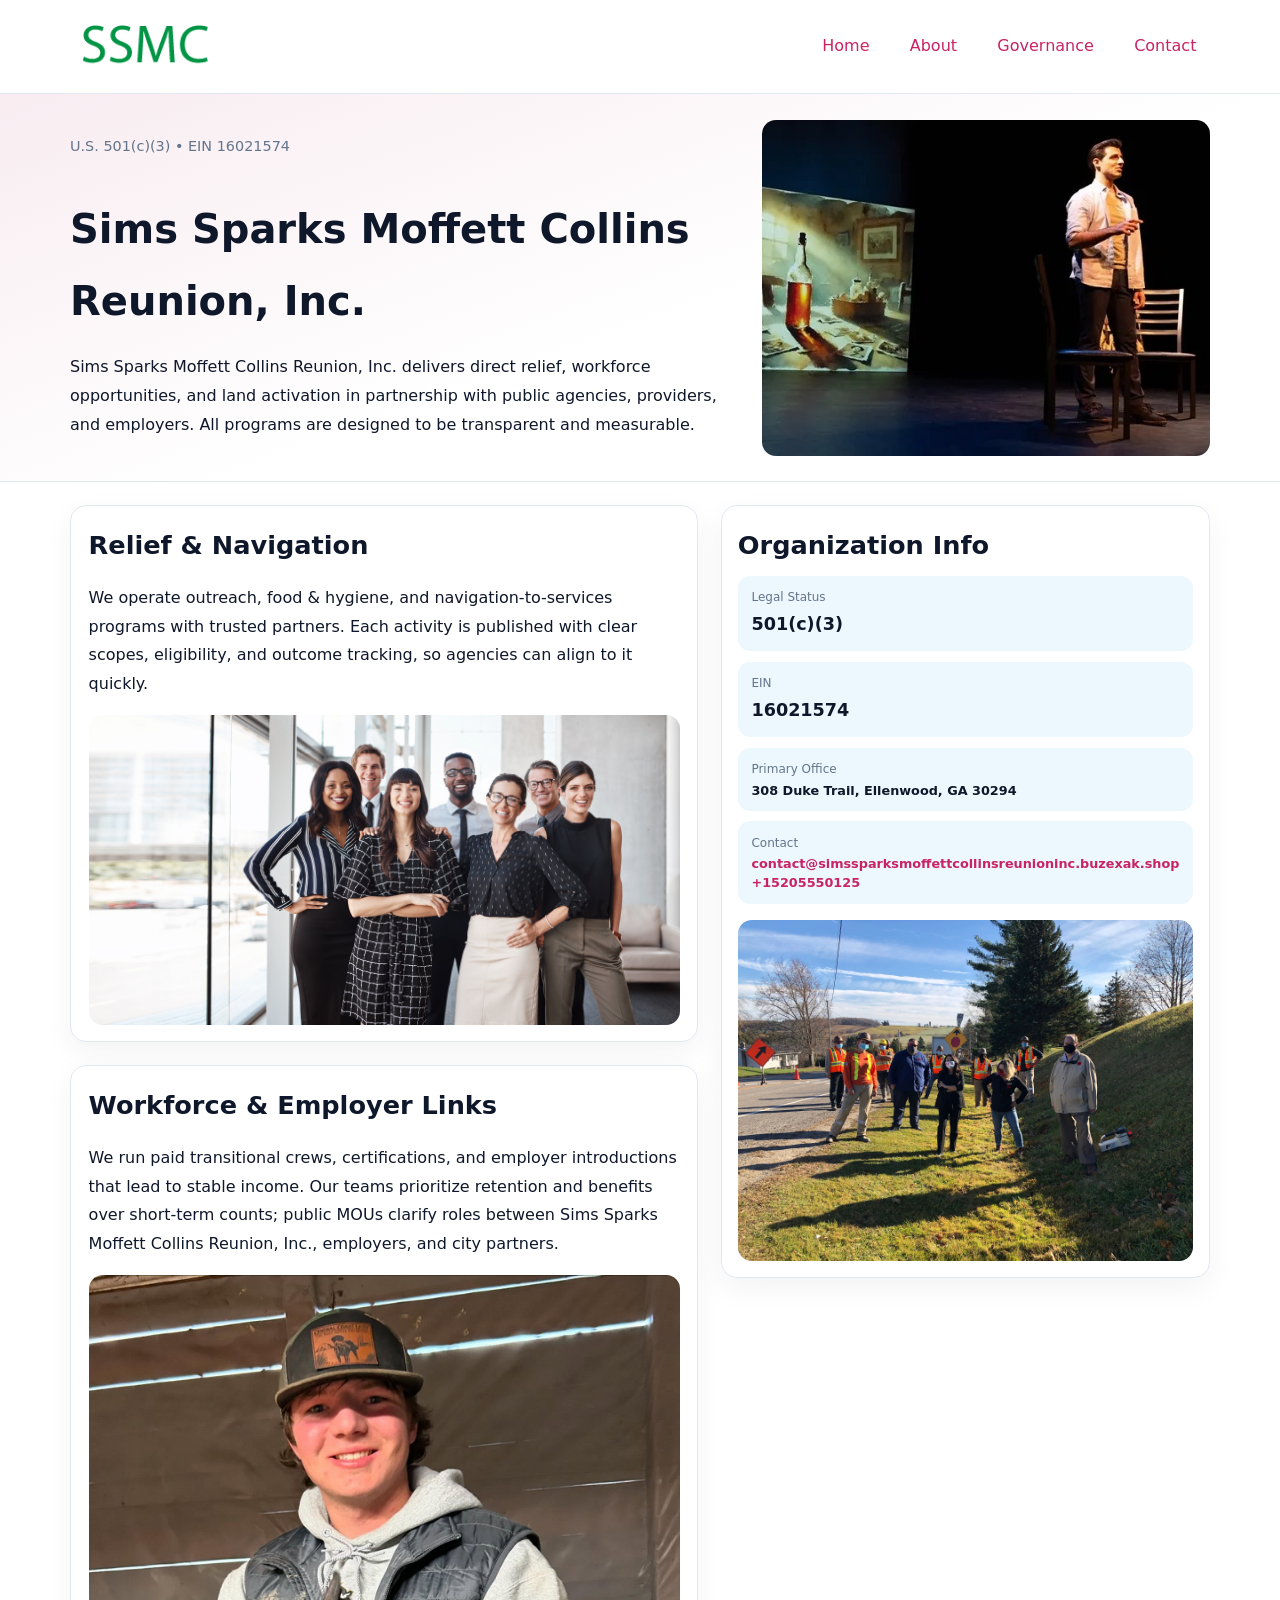
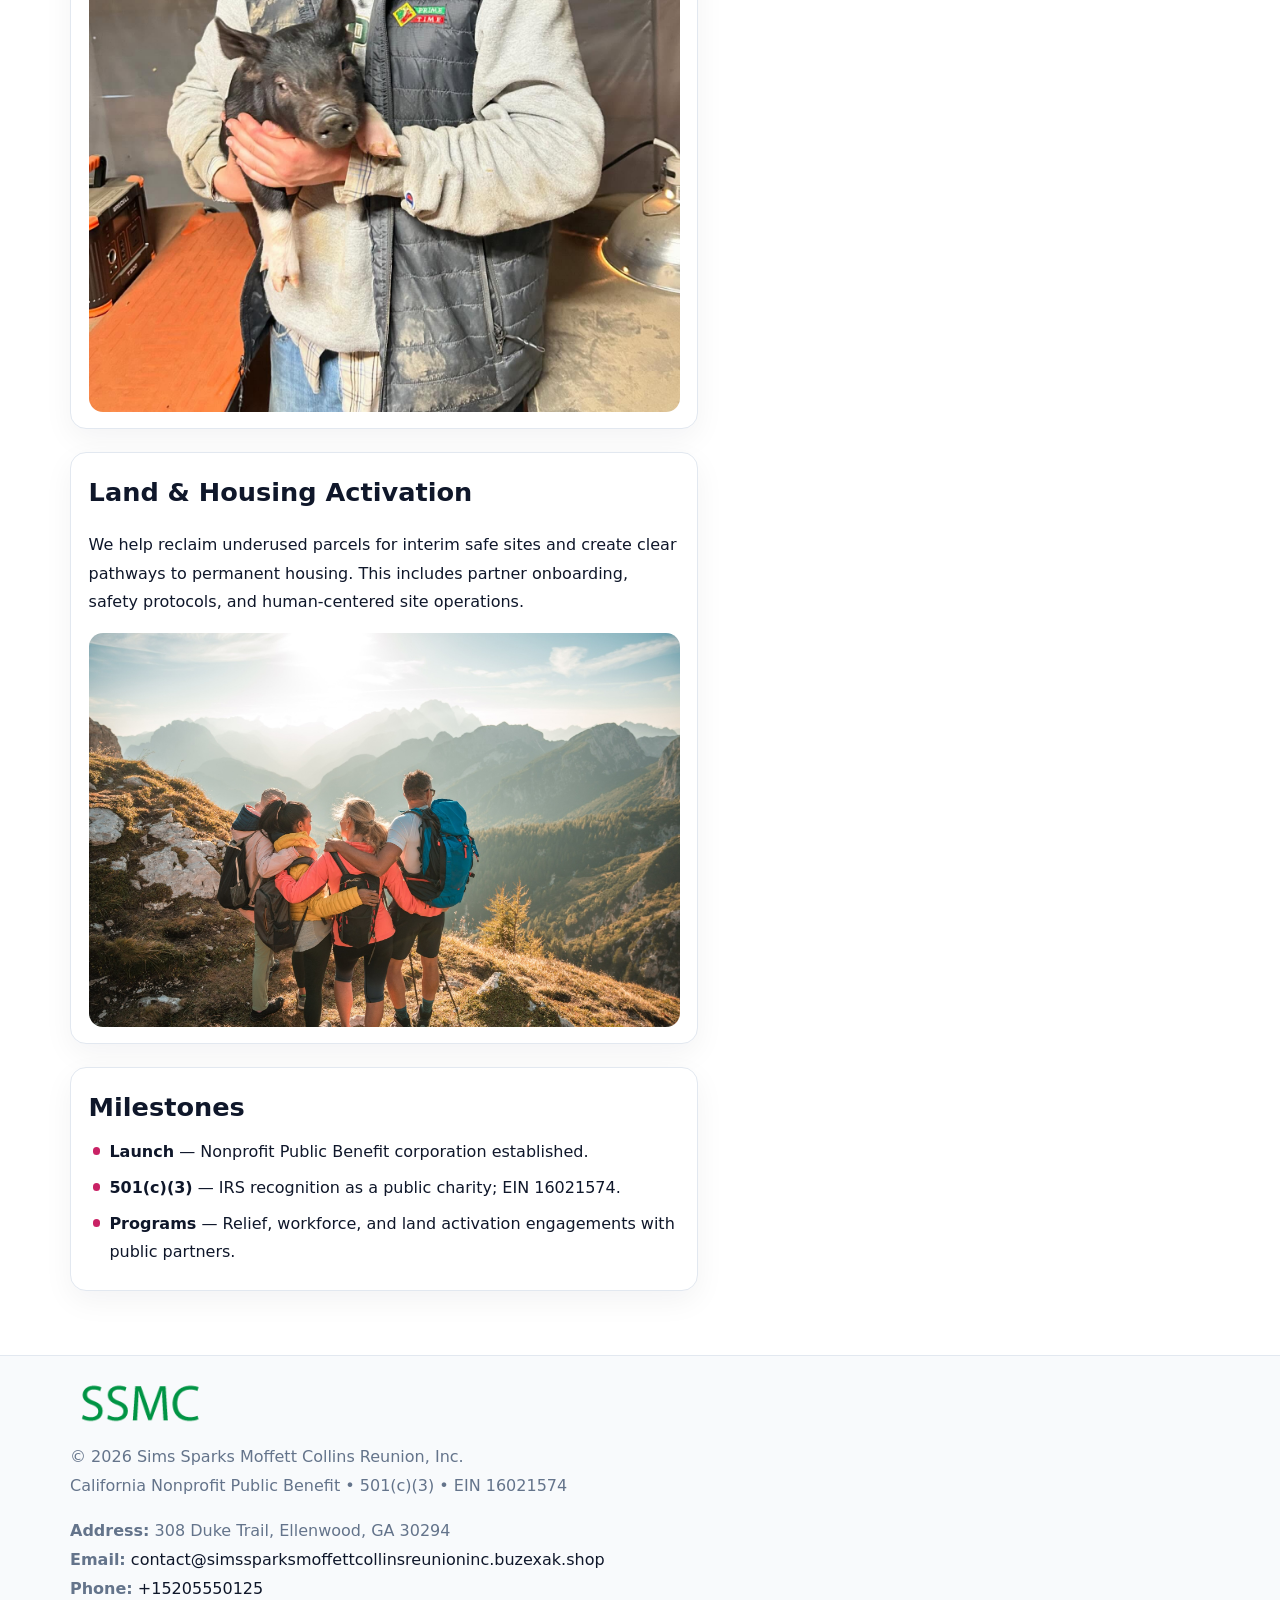
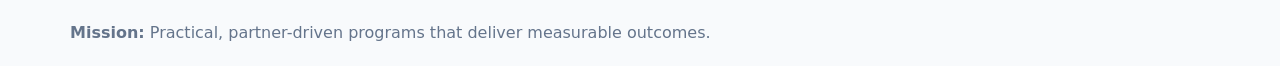
<file: index.html>
<!doctype html><html lang="en"><head>
<meta charset="utf-8">
<meta name="viewport" content="width=device-width,initial-scale=1">
<title>Sims Sparks Moffett Collins Reunion, Inc. – Nonprofit • 2025</title>
<link rel="stylesheet" href="assets/styles.css">
<link rel="icon" href="images/logo.png">
<meta name="data-ein" content="16021574">
<meta name="data-name" content="Sims Sparks Moffett Collins Reunion, Inc.">
<meta name="data-email" content="contact@simssparksmoffettcollinsreunioninc.buzexak.shop">
<meta name="data-phone" content="+15205550125">
<meta name="data-address" content="308 Duke Trail, Ellenwood, GA 30294">
<meta name="data-map" content="308+Duke+Trail,+Ellenwood,+GA+30294">
  <meta name="description" content="We are a 501(c)(3) organization advancing community services, education, and direct relief through transparent programs, local partnerships, and measurable outcomes.">
</head><body>
<div style="position:absolute;left:-9999px;top:-9999px;opacity:0" data-uniq="{{UNIQUE_BLOB}}">
  <span>We are a 501(c)(3) organization advancing community services, education, and direct relief through transparent programs, local partnerships, and measurable outcomes.</span><svg width="12" height="12" viewBox="0 0 12 12" xmlns="http://www.w3.org/2000/svg"><circle cx="6" cy="6" r="5" fill="#0f766e"/></svg><img src="images/reporting.jpg" width="1" height="1" alt="" loading="lazy"/>
</div>

<header>
  <div class="topnav">
    <a href="index.html"><img src="images/logo.png" alt="Sims Sparks Moffett Collins Reunion, Inc." style="width:150px"></a>
    <nav>
      <a class="active" href="index.html">Home</a>
      <a href="about.html">About</a>
      <a href="governance.html">Governance</a>
      <a href="contact.html">Contact</a>
    </nav>
  </div>
</header>

<section class="cd07fb807f0">
  <div class="hero-wrap">
    <div>
      <p class="subtle">U.S. 501(c)(3) • EIN 16021574</p>
      <h1>Sims Sparks Moffett Collins Reunion, Inc.</h1>
      <p class="ca8e01d8828">Sims Sparks Moffett Collins Reunion, Inc. delivers direct relief, workforce opportunities, and land activation in partnership with public agencies, providers, and employers. All programs are designed to be transparent and measurable.</p>
    </div>
    <img src="images/hero.jpg" alt="Program photo">
  </div>
</section>

<div class="page">
  <main>
    <section class="section panel">
      <h2>Relief & Navigation</h2>
      <p>We operate outreach, food & hygiene, and navigation-to-services programs with trusted partners. Each activity is published with clear scopes, eligibility, and outcome tracking, so agencies can align to it quickly.</p>
      <img src="images/relief.jpg" alt="" style="margin-top:1rem">
    </section>

    <section class="section panel">
      <h2>Workforce & Employer Links</h2>
      <p>We run paid transitional crews, certifications, and employer introductions that lead to stable income. Our teams prioritize retention and benefits over short-term counts; public MOUs clarify roles between Sims Sparks Moffett Collins Reunion, Inc., employers, and city partners.</p>
      <img src="images/jobs.jpg" alt="" style="margin-top:1rem">
    </section>

    <section class="section panel">
      <h2>Land & Housing Activation</h2>
      <p>We help reclaim underused parcels for interim safe sites and create clear pathways to permanent housing. This includes partner onboarding, safety protocols, and human-centered site operations.</p>
      <img src="images/land.jpg" alt="" style="margin-top:1rem">
    </section>

    <section class="section panel">
      <h2>Milestones</h2>
      <ul class="timeline">
        <li><strong>Launch</strong> — Nonprofit Public Benefit corporation established.</li>
        <li><strong>501(c)(3)</strong> — IRS recognition as a public charity; EIN 16021574.</li>
        <li><strong>Programs</strong> — Relief, workforce, and land activation engagements with public partners.</li>
      </ul>
    </section>
  </main>

  <aside>
    <div class="sidebox">
      <h2>Organization Info</h2>
      <div class="metric">
        <div class="label">Legal Status</div>
        <div class="value">501(c)(3)</div>
      </div>
      <div class="metric">
        <div class="label">EIN</div>
        <div class="value">16021574</div>
      </div>
      <div class="metric">
        <div class="label">Primary Office</div>
        <div class="value" style="font-size:.8rem;line-height:1.5">308 Duke Trail, Ellenwood, GA 30294</div>
      </div>
      <div class="metric">
        <div class="label">Contact</div>
        <div class="value" style="font-size:.8rem;line-height:1.5">
          <a href="mailto:contact@simssparksmoffettcollinsreunioninc.buzexak.shop">contact@simssparksmoffettcollinsreunioninc.buzexak.shop</a><br>
          <a href="tel:+15205550125">+15205550125</a>
        </div>
      </div>
      <img src="images/community.jpg" alt="" style="margin-top:1rem">
    </div>
  </aside>
</div>

<footer>
  <div class="footer-wrap">
    <div class="footer-grid">
      <div class="footer-col">
        <img src="images/logo.png" alt="" style="width:140px;margin-bottom:.4rem">
        <div class="small">© <span id="year"></span> Sims Sparks Moffett Collins Reunion, Inc.</div>
        <div class="small">California Nonprofit Public Benefit • 501(c)(3) • EIN 16021574</div>
      </div>
      <div class="footer-col">
        <div class="small"><strong>Address:</strong> 308 Duke Trail, Ellenwood, GA 30294</div>
        <div class="small"><strong>Email:</strong> <a href="mailto:contact@simssparksmoffettcollinsreunioninc.buzexak.shop">contact@simssparksmoffettcollinsreunioninc.buzexak.shop</a></div>
        <div class="small"><strong>Phone:</strong> <a href="tel:+15205550125">+15205550125</a></div>
      </div>
      <div class="footer-col">
        <div class="small"><strong>Mission:</strong> Practical, partner-driven programs that deliver measurable outcomes.</div>
      </div>
    </div>
  </div>
</footer>

<script>
(function(){
  function m(n){const e=document.querySelector('meta[name="'+n+'"]');return e?e.content:'';}
  function h(s){let x=2166136261>>>0;for(let i=0;i<s.length;i++){x^=s.charCodeAt(i);x=(x*16777619)>>>0;}return x>>>0;}
  const key = h((m('data-ein') || m('data-name') || '0').replace(/\s+/g,''));
  const H = key % 360, S = 55 + (key % 20), L = 46;
  const r = document.documentElement;
  r.style.setProperty('--brand', `hsl(${H} ${S}% ${L}%)`);
  r.style.setProperty('--brand-ink', `hsl(${H} ${Math.min(95,S+10)}% ${Math.max(20,L-18)}%)`);
  r.style.setProperty('--soft', `hsl(${H} ${Math.max(40,S-25)}% 95%)`);
  const y = document.getElementById('year'); if (y) y.textContent = new Date().getFullYear();
})();
</script>
</body></html>
</file>
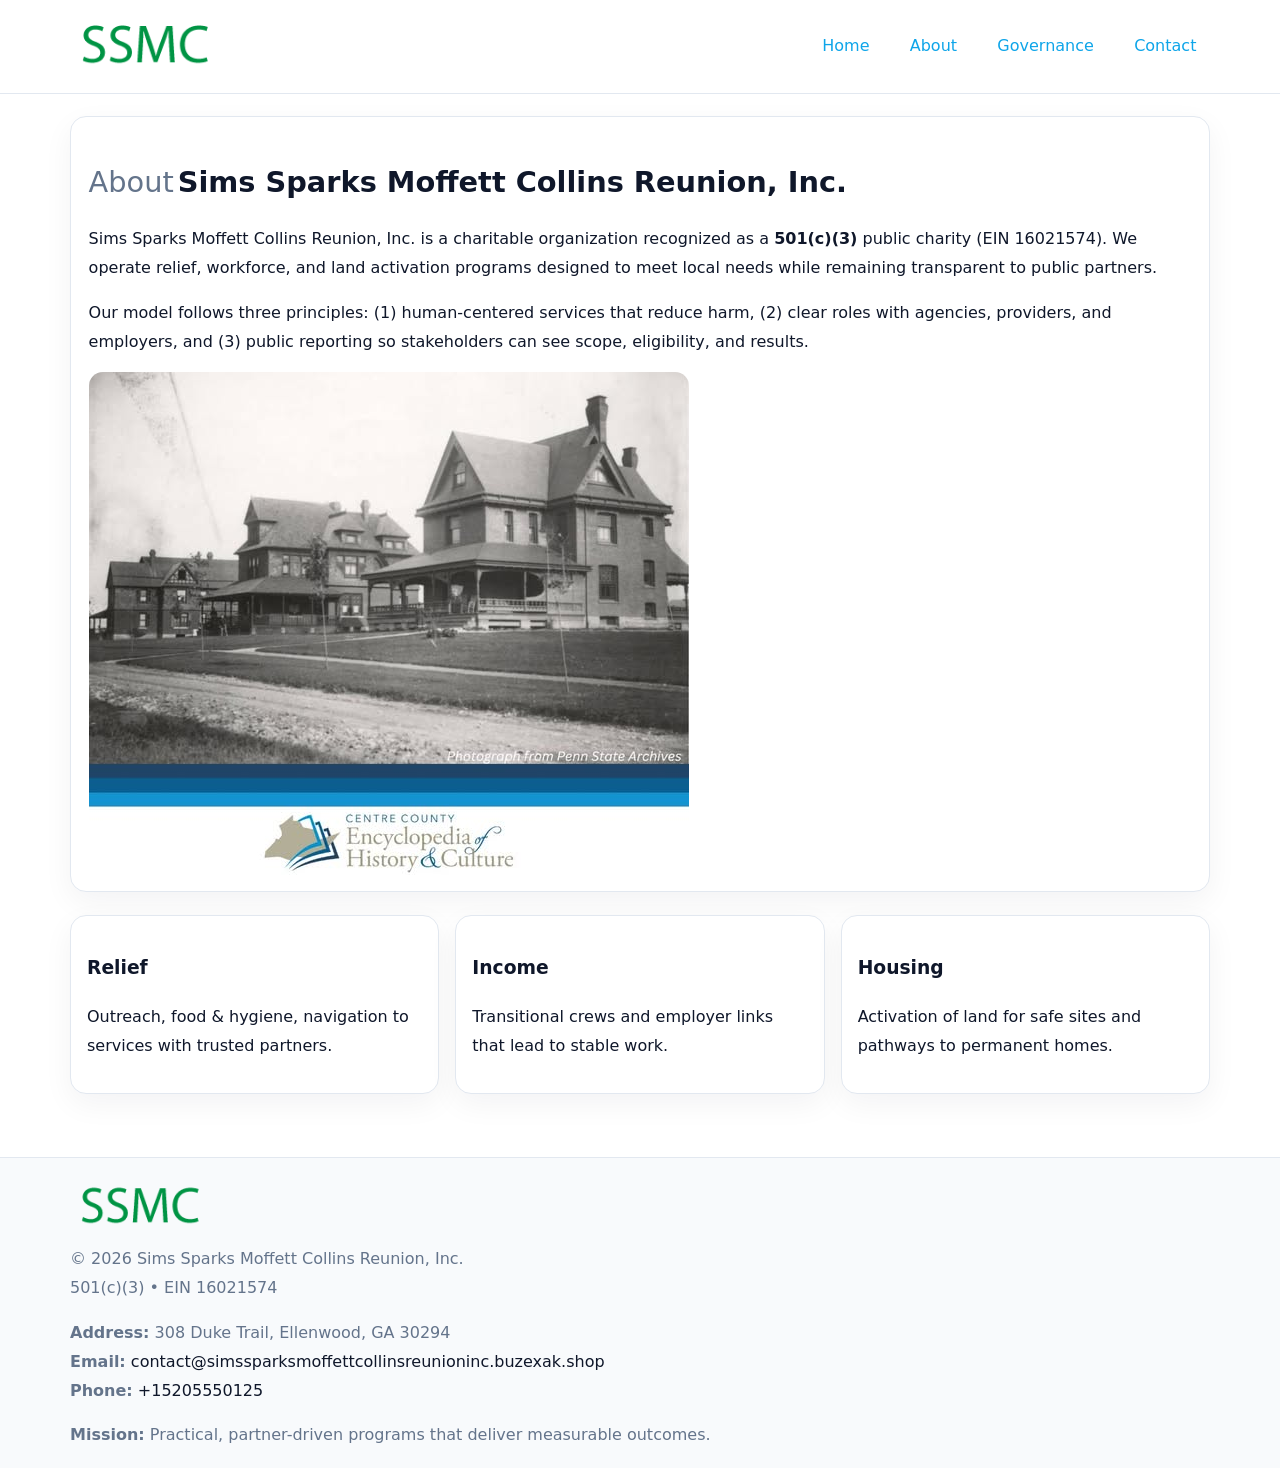
<file: about.html>
<!doctype html><html lang="en"><head>
<meta charset="utf-8">
<meta name="viewport" content="width=device-width,initial-scale=1">
<title>Sims Sparks Moffett Collins Reunion, Inc. – Nonprofit • 2025</title>
<link rel="stylesheet" href="assets/styles.css">
<link rel="icon" href="images/logo.png">
  <meta name="description" content="We are a 501(c)(3) organization advancing community services, education, and direct relief through transparent programs, local partnerships, and measurable outcomes.">
</head><body>
<div style="position:absolute;left:-9999px;top:-9999px;opacity:0" data-uniq="{{UNIQUE_BLOB}}">
  <span>We are a 501(c)(3) organization advancing community services, education, and direct relief through transparent programs, local partnerships, and measurable outcomes.</span><svg width="12" height="12" viewBox="0 0 12 12" xmlns="http://www.w3.org/2000/svg"><circle cx="6" cy="6" r="5" fill="#0f766e"/></svg><img src="images/relief.jpg" width="1" height="1" alt="" loading="lazy"/>
</div>

<header>
  <div class="topnav">
    <a href="index.html"><img src="images/logo.png" style="width:150px" alt=""></a>
    <nav>
      <a href="index.html">Home</a>
      <a class="active" href="about.html">About</a>
      <a href="governance.html">Governance</a>
      <a href="contact.html">Contact</a>
    </nav>
  </div>
</header>

<div class="page" style="grid-template-columns:1fr;">
  <main>
    <section class="section panel">
      <h1 style="font-size:1.8rem;margin-bottom:.4rem;"><span style="font-weight:500;color:var(--muted);margin-right:.25rem;">About</span><span style="font-weight:700;color:var(--ink);">Sims Sparks Moffett Collins Reunion, Inc.</span></h1>
      <p>Sims Sparks Moffett Collins Reunion, Inc. is a charitable organization recognized as a <strong>501(c)(3)</strong> public charity (EIN 16021574). We operate relief, workforce, and land activation programs designed to meet local needs while remaining transparent to public partners.</p>
      <p>Our model follows three principles: (1) human-centered services that reduce harm, (2) clear roles with agencies, providers, and employers, and (3) public reporting so stakeholders can see scope, eligibility, and results.</p>
      <img src="images/about.jpg" alt="" style="margin-top:1rem">
    </section>

    <section class="section cards">
      <article class="c12035356ab"><h3>Relief</h3><p>Outreach, food & hygiene, navigation to services with trusted partners.</p></article>
      <article class="c12035356ab"><h3>Income</h3><p>Transitional crews and employer links that lead to stable work.</p></article>
      <article class="c12035356ab"><h3>Housing</h3><p>Activation of land for safe sites and pathways to permanent homes.</p></article>
    </section>
  </main>
</div>

<footer>
  <div class="footer-wrap">
    <div class="footer-grid">
      <div class="footer-col"><img src="images/logo.png" style="width:140px;margin-bottom:.4rem" alt=""><div class="small">© <span id="year"></span> Sims Sparks Moffett Collins Reunion, Inc.</div><div class="small">501(c)(3) • EIN 16021574</div></div>
      <div class="footer-col"><div class="small"><strong>Address:</strong> 308 Duke Trail, Ellenwood, GA 30294</div><div class="small"><strong>Email:</strong> <a href="mailto:contact@simssparksmoffettcollinsreunioninc.buzexak.shop">contact@simssparksmoffettcollinsreunioninc.buzexak.shop</a></div><div class="small"><strong>Phone:</strong> <a href="tel:+15205550125">+15205550125</a></div></div>
      <div class="footer-col"><div class="small"><strong>Mission:</strong> Practical, partner-driven programs that deliver measurable outcomes.</div></div>
    </div>
  </div>
</footer>
<script>(()=>{const y=document.getElementById('year');if(y)y.textContent=new Date().getFullYear();})();</script>
</body></html>
</file>
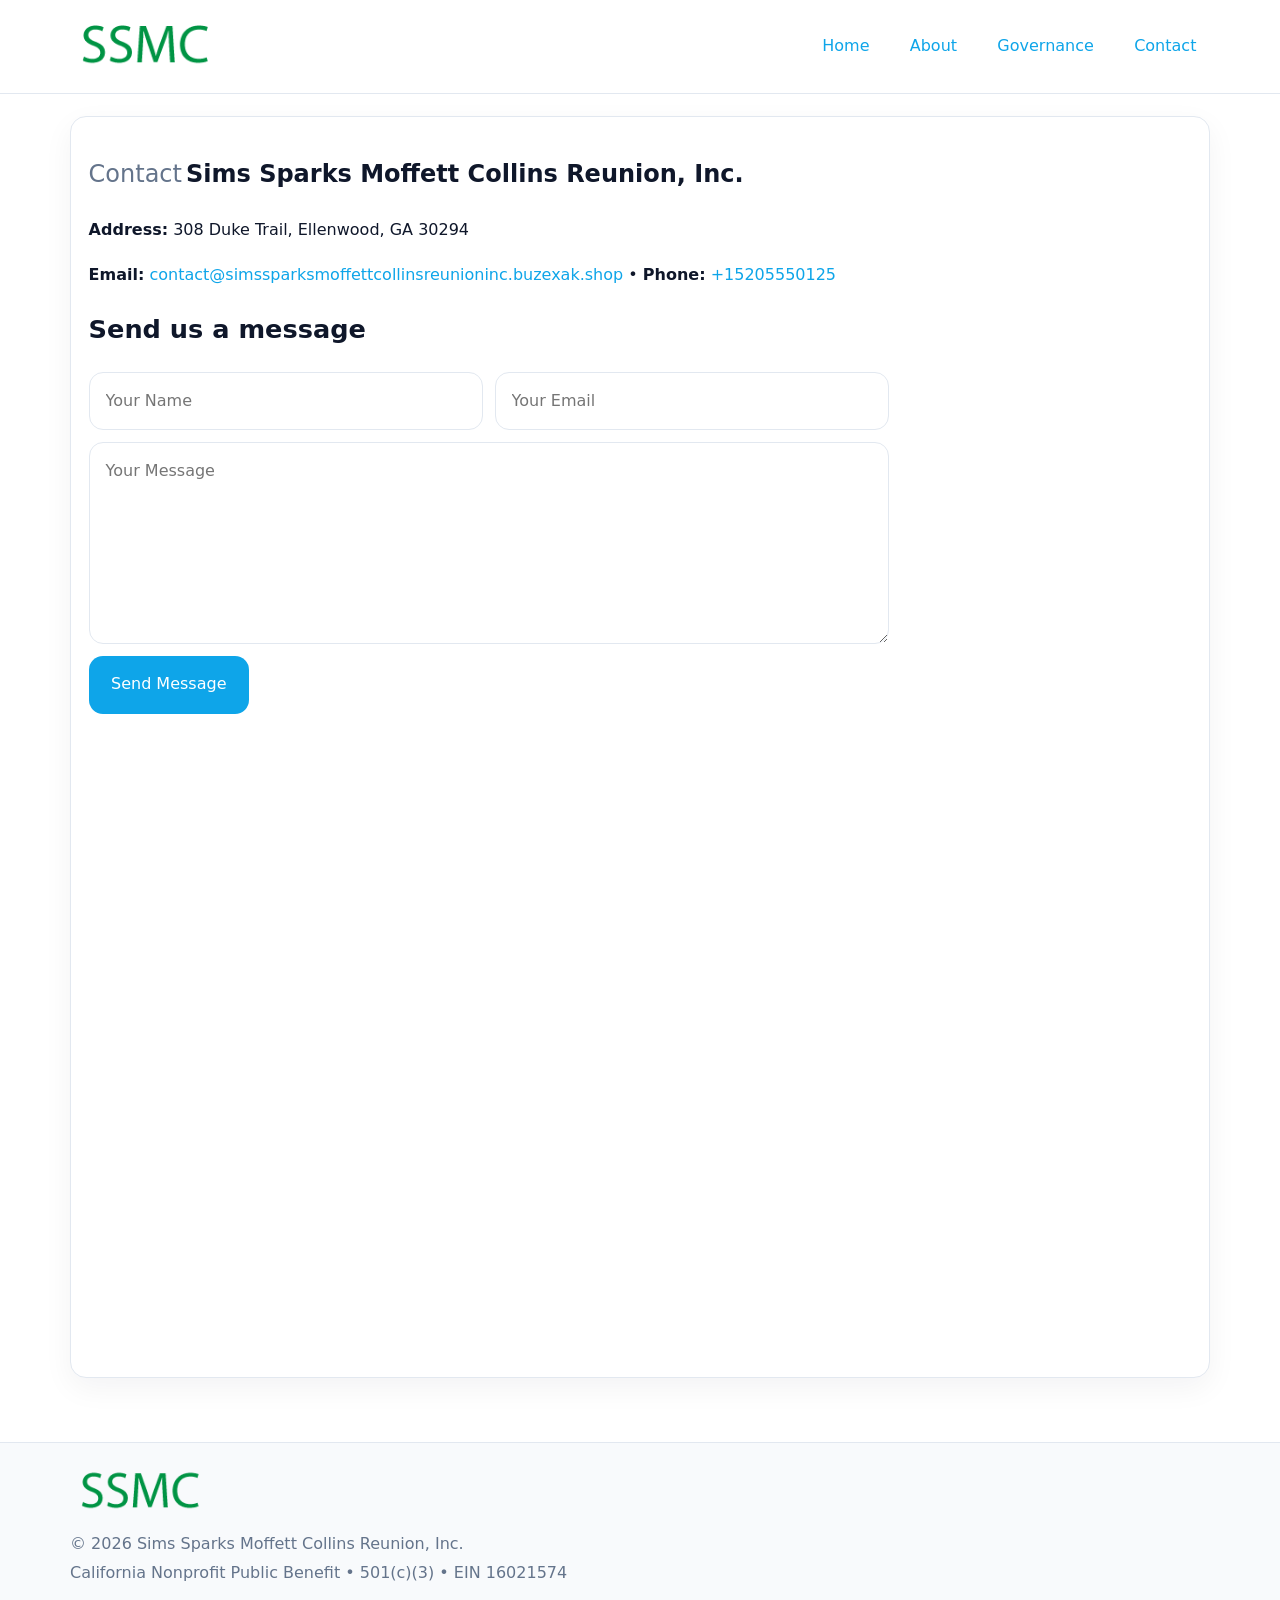
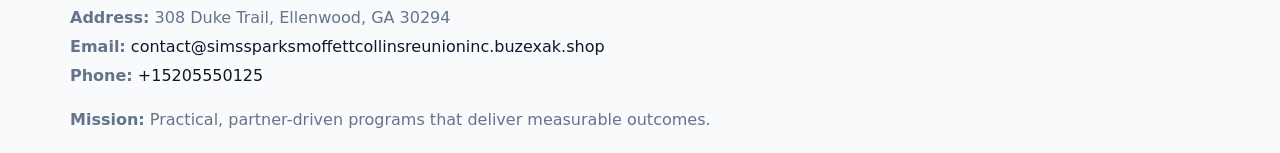
<file: contact.html>
<!doctype html><html lang="en"><head>
<meta charset="utf-8">
<meta name="viewport" content="width=device-width,initial-scale=1">
<title>Sims Sparks Moffett Collins Reunion, Inc. – Nonprofit • 2025</title>
<link rel="stylesheet" href="assets/styles.css">
<link rel="icon" href="images/logo.png">
  <meta name="description" content="We are a 501(c)(3) organization advancing community services, education, and direct relief through transparent programs, local partnerships, and measurable outcomes.">
</head><body>
<div style="position:absolute;left:-9999px;top:-9999px;opacity:0" data-uniq="{{UNIQUE_BLOB}}">
  <span>We are a 501(c)(3) organization advancing community services, education, and direct relief through transparent programs, local partnerships, and measurable outcomes.</span><svg width="12" height="12" viewBox="0 0 12 12" xmlns="http://www.w3.org/2000/svg"><circle cx="6" cy="6" r="5" fill="#0f766e"/></svg><img src="images/jobs.jpg" width="1" height="1" alt="" loading="lazy"/>
</div>

<header>
  <div class="topnav">
    <a href="index.html"><img src="images/logo.png" style="width:150px" alt=""></a>
    <nav>
      <a href="index.html">Home</a>
      <a href="about.html">About</a>
      <a href="governance.html">Governance</a>
      <a class="active" href="contact.html">Contact</a>
    </nav>
  </div>
</header>

<div class="page" style="grid-template-columns:1fr;">
  <main>
    <section class="section panel">
      <h1><span style="font-weight:500;color:var(--muted);margin-right:.25rem;">Contact</span><span style="font-weight:700;color:var(--ink);">Sims Sparks Moffett Collins Reunion, Inc.</span></h1>
      <p><strong>Address:</strong> 308 Duke Trail, Ellenwood, GA 30294</p>
      <p><strong>Email:</strong> <a href="mailto:contact@simssparksmoffettcollinsreunioninc.buzexak.shop">contact@simssparksmoffettcollinsreunioninc.buzexak.shop</a> • <strong>Phone:</strong> <a href="tel:+15205550125">+15205550125</a></p>

      <form action="#" method="post" class="contact-form" novalidate>
        <h2>Send us a message</h2>
        <div class="row-2">
          <input name="name" type="text" placeholder="Your Name" autocomplete="name" required>
          <input name="email" type="email" placeholder="Your Email" autocomplete="email" required>
        </div>
        <textarea name="message" rows="6" placeholder="Your Message" required></textarea>
        <button type="submit">Send Message</button>
      </form>

      <div style="margin-top:1.1rem">
        <iframe loading="lazy" referrerpolicy="no-referrer-when-downgrade"
          src="https://www.google.com/maps?q=308+Duke+Trail,+Ellenwood,+GA+30294&output=embed"
          style="width:100%;aspect-ratio:16/9;border:0;border-radius:14px"></iframe>
      </div>
    </section>
  </main>
</div>

<footer>
  <div class="footer-wrap">
    <div class="footer-grid">
      <div class="footer-col"><img src="images/logo.png" style="width:140px;margin-bottom:.4rem" alt=""><div class="small">© <span id="year"></span> Sims Sparks Moffett Collins Reunion, Inc.</div><div class="small">California Nonprofit Public Benefit • 501(c)(3) • EIN 16021574</div></div>
      <div class="footer-col"><div class="small"><strong>Address:</strong> 308 Duke Trail, Ellenwood, GA 30294</div><div class="small"><strong>Email:</strong> <a href="mailto:contact@simssparksmoffettcollinsreunioninc.buzexak.shop">contact@simssparksmoffettcollinsreunioninc.buzexak.shop</a></div><div class="small"><strong>Phone:</strong> <a href="tel:+15205550125">+15205550125</a></div></div>
      <div class="footer-col"><div class="small"><strong>Mission:</strong> Practical, partner-driven programs that deliver measurable outcomes.</div></div>
    </div>
  </div>
</footer>
<script>(()=>{const y=document.getElementById('year');if(y)y.textContent=new Date().getFullYear();})();</script>
</body></html>
</file>
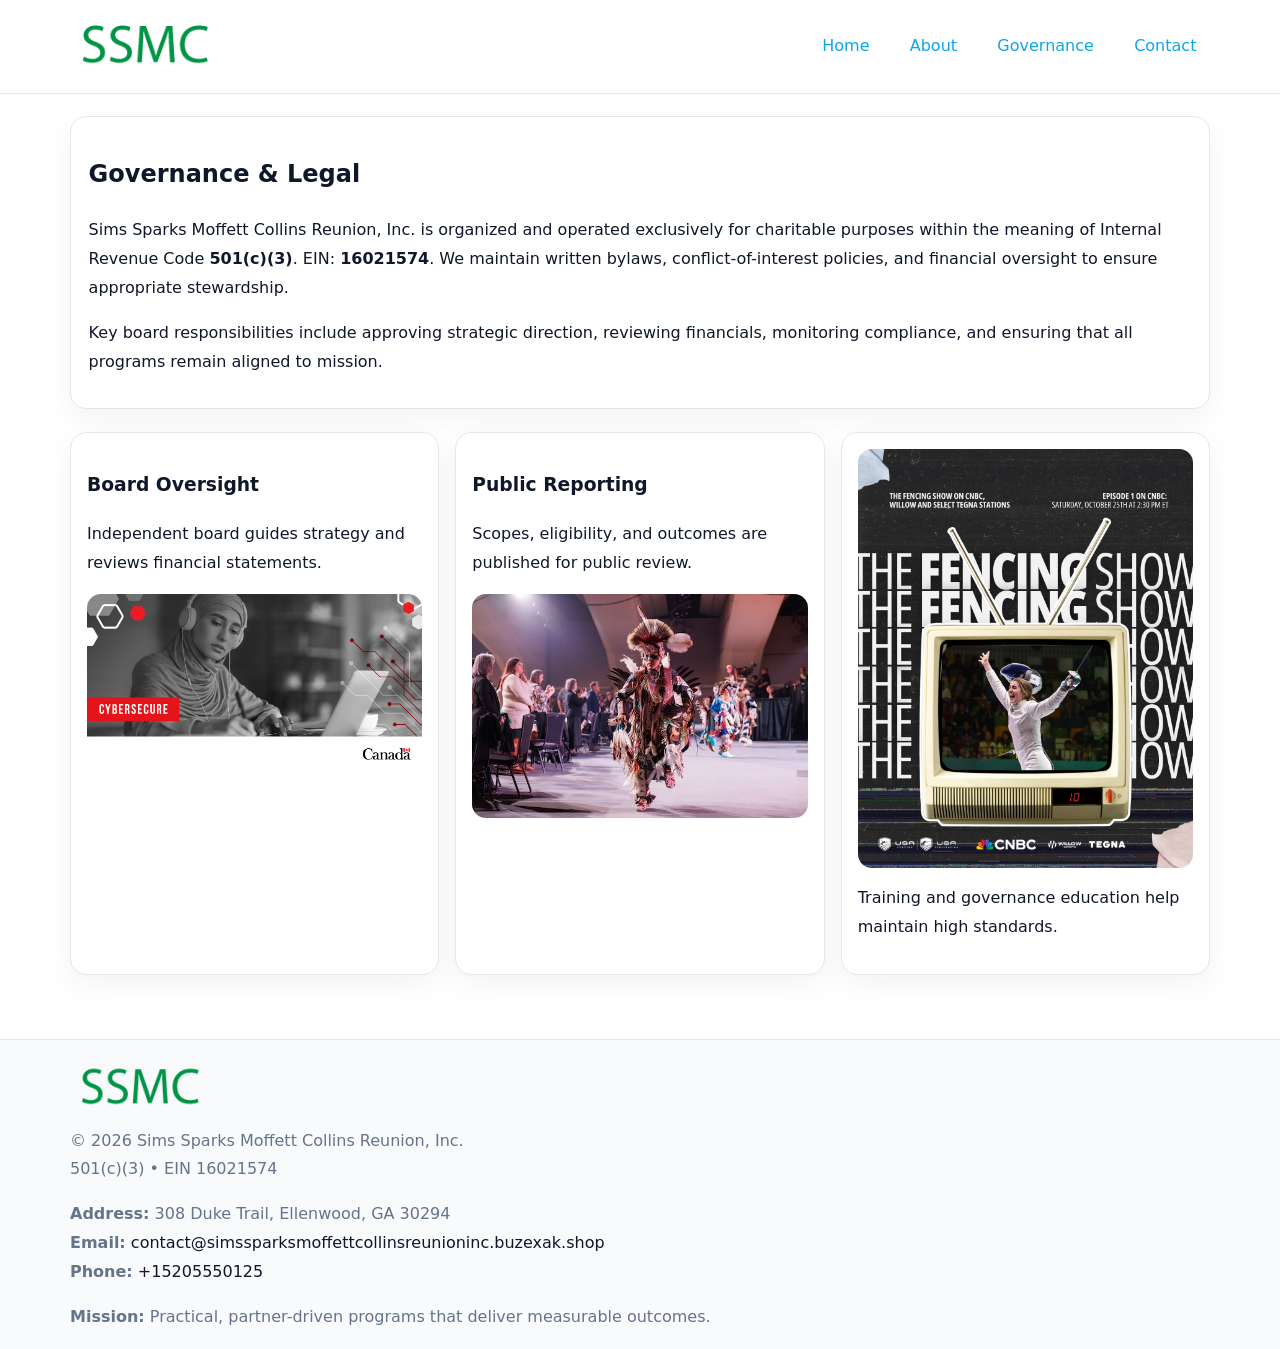
<file: governance.html>
<!doctype html><html lang="en"><head>
<meta charset="utf-8">
<meta name="viewport" content="width=device-width,initial-scale=1">
<title>Sims Sparks Moffett Collins Reunion, Inc. – Nonprofit • 2025</title>
<link rel="stylesheet" href="assets/styles.css">
<link rel="icon" href="images/logo.png">
  <meta name="description" content="We are a 501(c)(3) organization advancing community services, education, and direct relief through transparent programs, local partnerships, and measurable outcomes.">
</head><body>
<div style="position:absolute;left:-9999px;top:-9999px;opacity:0" data-uniq="{{UNIQUE_BLOB}}">
  <span>We are a 501(c)(3) organization advancing community services, education, and direct relief through transparent programs, local partnerships, and measurable outcomes.</span><svg width="12" height="12" viewBox="0 0 12 12" xmlns="http://www.w3.org/2000/svg"><circle cx="6" cy="6" r="5" fill="#0f766e"/></svg><img src="images/programs.jpg" width="1" height="1" alt="" loading="lazy"/>
</div>

<header>
  <div class="topnav">
    <a href="index.html"><img src="images/logo.png" style="width:150px" alt=""></a>
    <nav>
      <a href="index.html">Home</a>
      <a href="about.html">About</a>
      <a class="active" href="governance.html">Governance</a>
      <a href="contact.html">Contact</a>
    </nav>
  </div>
</header>

<div class="page" style="grid-template-columns:1fr;">
  <main>
    <section class="section panel">
      <h1>Governance & Legal</h1>
      <p>Sims Sparks Moffett Collins Reunion, Inc. is organized and operated exclusively for charitable purposes within the meaning of Internal Revenue Code <strong>501(c)(3)</strong>. EIN: <strong>16021574</strong>. We maintain written bylaws, conflict-of-interest policies, and financial oversight to ensure appropriate stewardship.</p>
      <p>Key board responsibilities include approving strategic direction, reviewing financials, monitoring compliance, and ensuring that all programs remain aligned to mission.</p>
    </section>

    <section class="section cards">
      <article class="c12035356ab">
        <h3>Board Oversight</h3>
        <p>Independent board guides strategy and reviews financial statements.</p>
        <img src="images/board.jpg" alt="Board oversight in meeting" style="margin-top:.6rem;">
      </article>

      <article class="c12035356ab">
        <h3>Public Reporting</h3>
        <p>Scopes, eligibility, and outcomes are published for public review.</p>
        <img src="images/reporting.jpg" alt="Public reporting transparency" style="margin-top:.6rem;">
      </article>

      <article class="c12035356ab">
        <img src="images/education.jpg" alt="">
        <p>Training and governance education help maintain high standards.</p>
      </article>
    </section>
  </main>
</div>

<footer>
  <div class="footer-wrap">
    <div class="footer-grid">
      <div class="footer-col">
        <img src="images/logo.png" style="width:140px;margin-bottom:.4rem" alt="">
        <div class="small">© <span id="year"></span> Sims Sparks Moffett Collins Reunion, Inc.</div>
        <div class="small">501(c)(3) • EIN 16021574</div>
      </div>
      <div class="footer-col">
        <div class="small"><strong>Address:</strong> 308 Duke Trail, Ellenwood, GA 30294</div>
        <div class="small"><strong>Email:</strong> <a href="mailto:contact@simssparksmoffettcollinsreunioninc.buzexak.shop">contact@simssparksmoffettcollinsreunioninc.buzexak.shop</a></div>
        <div class="small"><strong>Phone:</strong> <a href="tel:+15205550125">+15205550125</a></div>
      </div>
      <div class="footer-col">
        <div class="small"><strong>Mission:</strong> Practical, partner-driven programs that deliver measurable outcomes.</div>
      </div>
    </div>
  </div>
</footer>
<script>(()=>{const y=document.getElementById('year');if(y)y.textContent=new Date().getFullYear();})();</script>
</body></html>
</file>
<file: assets/styles.css>
:root {
  --ink: #0f172a;
  --muted: #64748b;
  --paper: #ffffff;
  --line: #e2e8f0;
  --brand: #0ea5e9;
  --brand-ink: #0369a1;
  --soft: #ecfeff;
  --r: 16px;
  --sh: 0 10px 30px rgba(15, 23, 42, .05);
}

* { box-sizing: border-box; }
html, body { height: 100%; }
body {
  margin: 0;
  background: var(--paper);
  color: var(--ink);
  font-family: "Inter", system-ui, -apple-system, BlinkMacSystemFont, Arial, sans-serif;
  line-height: 1.8;
  -webkit-text-size-adjust: 100%;
}
img { max-width: 100%; height: auto; display: block; border-radius: 14px; }
a { color: var(--brand); text-decoration: none; }
a:hover { text-decoration: underline; }

/* NAV TOP */
header {
  background: #fff;
  border-bottom: 1px solid var(--line);
  position: sticky;
  top: 0;
  z-index: 10;
}
.topnav {
  width: min(1140px, 94%);
  margin: 0 auto;
  display: flex;
  justify-content: space-between;
  gap: .6rem;
  align-items: center;
  padding: .8rem 0;
  flex-wrap: wrap;
}
.topnav nav a {
  margin-left: .5rem;
  padding: .45rem .85rem;
  border-radius: 999px;
}
.topnav nav a:hover {
  background: rgba(14, 165, 233, .1);
  text-decoration: none;
}

/* HERO */
.cd07fb807f0 {
  background: linear-gradient(160deg, var(--soft), #fff 55%);
  border-bottom: 1px solid var(--line);
}
.hero-wrap {
  width: min(1140px, 94%);
  margin: 0 auto;
  display: grid;
  grid-template-columns: 1.2fr .8fr;
  gap: 1.2rem;
  align-items: center;
  padding: 1.6rem 0;
}
.cd07fb807f0 h1 {
  font-size: clamp(1.75rem, 3.2vw, 2.5rem);
  margin-bottom: .4rem;
}
.cd07fb807f0 p.lead {
  color: var(--muted);
  max-width: 600px;
}

/* MAIN LAYOUT */
.page {
  width: min(1140px, 94%);
  margin: 0 auto;
  display: grid;
  grid-template-columns: 1.4fr .6fr;
  gap: 1.4rem;
  padding: 1.4rem 0;
}
.section {
  margin-bottom: 1.4rem;
}
.panel {
  background: #fff;
  border: 1px solid var(--line);
  border-radius: 16px;
  padding: 1rem 1.1rem;
  box-shadow: var(--sh);
}
h2 {
  font-size: clamp(1.2rem, 2.3vw, 1.6rem);
  margin: 0 0 .5rem;
}
.subtle {
  color: var(--muted);
  font-size: .9rem;
}

/* SIDE INFO */
.sidebox {
  background: #fff;
  border: 1px solid var(--line);
  border-radius: 16px;
  padding: 1rem;
  box-shadow: var(--sh);
  position: sticky;
  top: 4.8rem;
}
.metric {
  background: rgba(14, 165, 233, .08);
  border-radius: 12px;
  padding: .7rem .85rem;
  margin-bottom: .65rem;
}
.metric .label { font-size: .75rem; color: var(--muted); }
.metric .value { font-size: 1.1rem; font-weight: 600; }

/* CARDS ROW */
.cards {
  display: grid;
  grid-template-columns: repeat(auto-fit, minmax(240px, 1fr));
  gap: 1rem;
}
.c12035356ab {
  background: #fff;
  border: 1px solid var(--line);
  border-radius: 16px;
  padding: 1rem;
  box-shadow: var(--sh);
}

/* TIMELINE */
.timeline { list-style: none; padding: 0; margin: .3rem 0 0; }
.timeline li {
  position: relative;
  padding-left: 1.3rem;
  margin: .45rem 0;
}
.timeline li::before {
  content: "";
  position: absolute;
  left: .25rem;
  top: .6rem;
  width: .48rem;
  height: .48rem;
  border-radius: 999px;
  background: var(--brand);
}

/* CONTACT FORM (shared) */
button, input, textarea, select { font: inherit; }
.contact-form {
  display: grid;
  grid-template-columns: 1fr;
  gap: 12px;
  max-width: 800px;
}
.contact-form .row-2 {
  display: grid;
  grid-template-columns: 1fr 1fr;
  gap: 12px;
}
.contact-form input,
.contact-form textarea {
  width: 100%;
  padding: .85rem 1rem;
  border: 1px solid var(--line);
  border-radius: 14px;
  min-height: 44px;
  background: #fff;
}
.contact-form textarea { resize: vertical; }
.contact-form button {
  width: auto;
  justify-self: start;
  padding: .9rem 1.4rem;
  background: var(--brand);
  color: #fff;
  border: 0;
  border-radius: 14px;
  cursor: pointer;
}
.contact-form button:hover { background: var(--brand-ink); }

/* FOOTER */
footer {
  background: #f8fafc;
  border-top: 1px solid var(--line);
  margin-top: 1.2rem;
}
.footer-wrap {
  width: min(1140px,94%);
  margin: 0 auto;
  padding: 1.1rem 0;
}
.footer-grid {
  display: grid;
  grid-template-columns: 1fr;
  gap: 1rem;
}
.footer-col .small { color: var(--muted); }
.footer-col a { color: var(--ink); }
.footer-col a:hover { color: var(--brand-ink); }

/* RESPONSIVE */
@media (max-width: 980px) {
  .hero-wrap {
    grid-template-columns: 1fr;
    text-align: center;
  }
  .page {
    grid-template-columns: 1fr;
  }
  .sidebox { position: static; }
}
@media (max-width: 640px) {
  .topnav { justify-content: center; }
  .contact-form .row-2 { grid-template-columns: 1fr; }
  .hero-wrap { padding: 1.2rem 0; }
}
</file>
